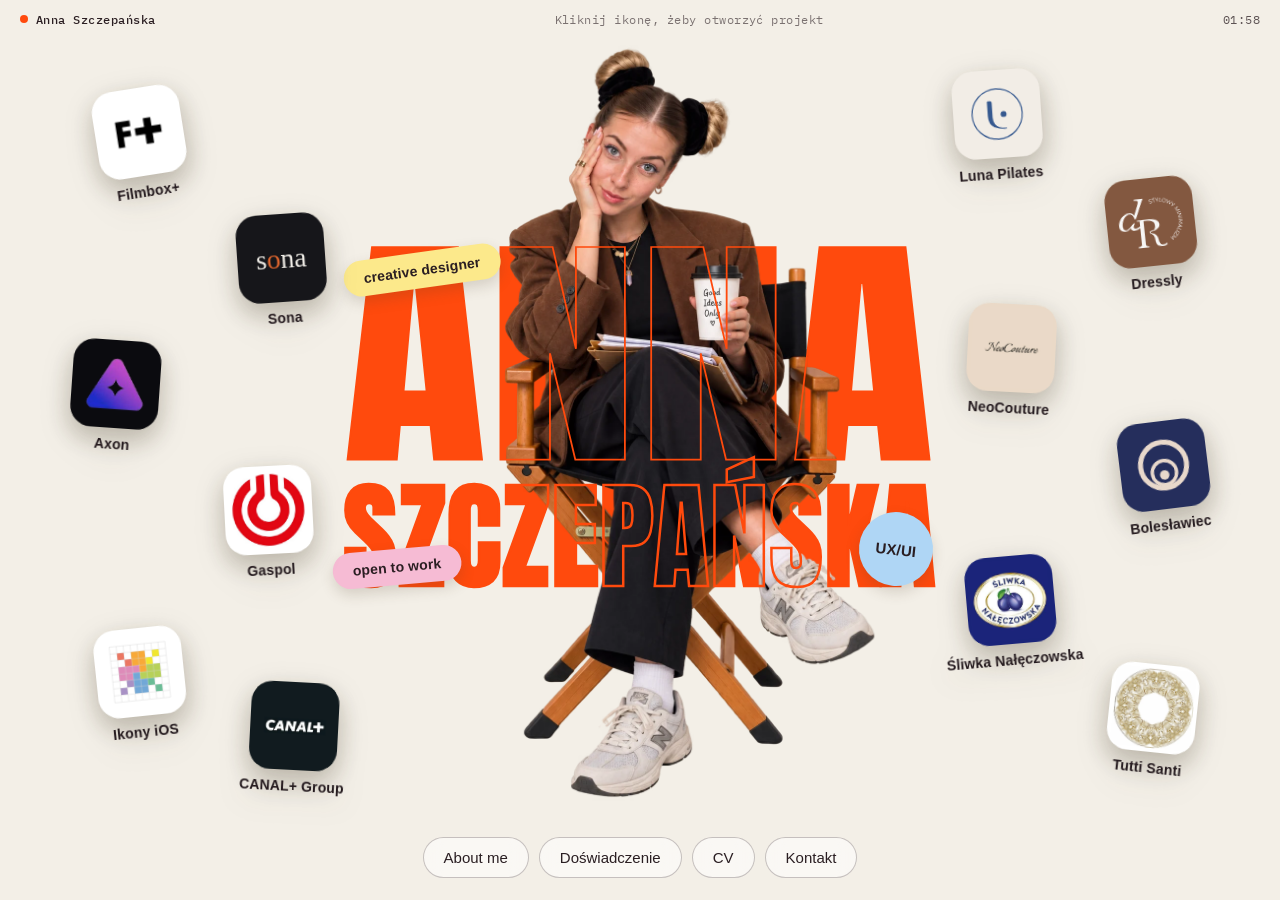
<file: index.html>
<!DOCTYPE html>
<html lang="pl">
<head>
  <meta charset="utf-8">
  <meta name="viewport" content="width=device-width, initial-scale=1">
  <title>Anna Szczepańska — UX/UI designer</title>
  <!-- Strona główna = nowe portfolio „pulpit” (desktop/). Stara wersja: index-stara.html -->
  <meta http-equiv="refresh" content="0; url=desktop/">
  <link rel="canonical" href="desktop/">
  <script>location.replace('desktop/' + location.search + location.hash);</script>
</head>
<body style="margin:0;background:#F3EFE7;font-family:Helvetica,Arial,sans-serif;color:#2a1e22">
  <p style="padding:24px">Przechodzę do portfolio… <a href="desktop/">Kliknij, jeśli nic się nie dzieje</a>.</p>
</body>
</html>
</file>
<file: desktop/desktop.css>
/* =========================================================
   Portfolio „pulpit” — Anna Szczepańska
   Przeniesione z Claude Design (portfolio-standalone.html)
   na czysty HTML/CSS/JS. Treść okien: desktop.js
   ========================================================= */

:root {
  --paper: #F3EFE7;
  --paper-2: #fffdf8;
  --ink: #2a1e22;
  --ink-2: #241a1e;
  --orange: #FF4A0D;        /* DUŻE elementy: imię, nagłówki Anton ≥ 24px, obrysy, dekoracje */
  --orange-2: #FF6A18;
  --orange-text: #C23A06;   /* MAŁY tekst, linki, przyciski z białym tekstem, focus — kontrast AA (≥ 4,5:1) */
  --orange-text-hover: #A33003;
  --line: rgba(0, 0, 0, .1);
  --anton: 'Anton', Impact, 'Arial Narrow', sans-serif;
  --sans: 'Helvetica Neue', Helvetica, Arial, sans-serif;
  --mono: 'IBM Plex Mono', ui-monospace, Menlo, monospace;
}

* { box-sizing: border-box; }
html, body { margin: 0; padding: 0; background: var(--paper); }
body { font-family: var(--sans); color: var(--ink); -webkit-font-smoothing: antialiased; }
a { color: var(--ink); text-decoration: none; }
a:hover { color: var(--orange-text); }
button { font: inherit; color: inherit; }
img { max-width: 100%; }

/* ---------- scena ---------- */
.stage {
  position: relative;
  width: 100%;
  height: 100vh;
  height: 100svh;
  min-height: 560px;
  overflow: hidden;
  background: var(--paper);
  container-type: size;
  user-select: none;
  -webkit-user-select: none;
}

/* ---------- górny pasek ---------- */
.topbar {
  position: absolute; inset: 0 0 auto 0; z-index: 850;
  height: 38px; padding: 0 20px;
  display: flex; align-items: center; justify-content: space-between; gap: 16px;
  font-family: var(--mono); font-size: 12px; letter-spacing: .04em;
  color: var(--ink);
}
.topbar__name { display: inline-flex; align-items: center; gap: 8px; font-weight: 500; }
.topbar__name i { width: 8px; height: 8px; border-radius: 50%; background: var(--orange); }
.topbar__hint { opacity: .6; }
.topbar__clock { opacity: .75; min-width: 5ch; text-align: right; }

/* ---------- wielkie imię ---------- */
.hero {
  position: absolute; left: 0; right: 0; top: 47%; z-index: 4;
  transform: translateY(-50%);
  display: flex; flex-direction: column; align-items: center;
  pointer-events: none;
}
.hero--outline { z-index: 40; }
.hero__anna {
  margin: 0;
  font-family: var(--anton); font-weight: 400;
  font-size: min(23cqw, 27.5cqh); line-height: .78; letter-spacing: .01em;
  white-space: nowrap; color: var(--orange);
  transform: scaleX(var(--k, 1)); transform-origin: 50% 50%;
}
.hero__name {
  margin-top: .3em;
  font-family: var(--anton);
  font-size: min(11.2cqw, 13cqh); line-height: .86; letter-spacing: .005em;
  white-space: nowrap; color: var(--orange);
}
.hero--outline .hero__anna,
.hero--outline .hero__name { color: transparent; }
/* grubość obrysu kompensuje scaleX, żeby kreska była równa */
.hero--outline .hero__anna { -webkit-text-stroke: calc(1.8px / var(--k, 1)) var(--orange); }
.hero--outline .hero__name { -webkit-text-stroke: 2.5px var(--orange); }

/* ---------- zdjęcie ---------- */
.figure {
  position: absolute; left: 50%; top: 5%; bottom: 11%; z-index: 30;
  margin: 0; transform: translateX(-50%);
  display: flex; align-items: center; justify-content: center;
  pointer-events: none;
}
.figure__inner { position: relative; height: 100%; display: flex; align-items: center; }
.figure img {
  display: block; height: 100%; width: auto; max-width: 46cqw;
  object-fit: contain;
}

/* para z kubka */
.steam { position: absolute; left: 65.2%; top: 28.2%; width: 9%; height: 10%; }
.steam i {
  position: absolute; bottom: 0; width: 5px; border-radius: 999px;
  background: linear-gradient(180deg, rgba(255,255,255,0) 0%, rgba(120,100,80,.5) 60%, rgba(120,100,80,.6) 100%);
  animation: steam 3.6s ease-out infinite;
}
.steam i:nth-child(1) { left: 18%; height: 26px; filter: blur(3.5px); }
.steam i:nth-child(2) { left: 46%; height: 30px; filter: blur(4px); animation-duration: 4.4s; animation-delay: .9s; }
.steam i:nth-child(3) { left: 74%; height: 22px; width: 4px; filter: blur(3px); animation-duration: 4s; animation-delay: 1.8s; }

@keyframes steam {
  0%   { opacity: 0; transform: translateY(6px) scaleX(.8); }
  22%  { opacity: .5; }
  70%  { opacity: .22; }
  100% { opacity: 0; transform: translateY(-34px) scaleX(1.5); }
}

/* ---------- ikony i naklejki ---------- */
.items { position: absolute; inset: 0; z-index: 60; pointer-events: none; }
.stickers { position: absolute; inset: 0; z-index: 45; pointer-events: none; }

.icon, .sticker {
  position: absolute;
  transform: translate(-50%, -50%) rotate(var(--tilt, 0deg));
  transition: transform .18s ease;
  pointer-events: auto;
  cursor: grab;
  touch-action: none;
  border: 0; background: none; padding: 0;
}
.icon.is-drag, .sticker.is-drag { --tilt: 0deg; cursor: grabbing; z-index: 90; }

.icon { filter: drop-shadow(0 8px 14px rgba(60,48,30,.14)); }
.icon.is-drag { filter: drop-shadow(0 18px 26px rgba(60,48,30,.26)); }
.icon__float { display: block; animation: floaty var(--dur, 5s) ease-in-out infinite; animation-delay: var(--delay, 0s); }
.icon.is-drag .icon__float { animation-play-state: paused; }
@keyframes floaty { 0%, 100% { transform: translateY(0); } 50% { transform: translateY(-7px); } }

.icon:focus-visible, .sticker:focus-visible, .dock button:focus-visible, .win :focus-visible {
  outline: 2px solid var(--orange-text); outline-offset: 4px; border-radius: 12px;
}

.tile {
  width: clamp(64px, 7.4cqw, 88px); height: clamp(64px, 7.4cqw, 88px);
  margin: 0 auto; border-radius: 24%;
  display: flex; align-items: center; justify-content: center;
  font-family: var(--sans); font-weight: 800; letter-spacing: -.02em;
  font-size: clamp(31px, 3.6cqw, 44px);
  box-shadow: 0 12px 26px rgba(60,48,30,.2);
}
.tile--long { font-size: clamp(25px, 2.9cqw, 34px); }
/* ikona z logo/faviconem: logo wpasowane z marginesem, tło z danych (bg) */
.tile--img { overflow: hidden; }
.tile--img img { display: block; width: 100%; height: 100%; padding: 14%; object-fit: contain; pointer-events: none; }
.tile--bleed img { padding: 5%; }   /* grafika wypełnia prawie całą ikonę (Tutti Santi) */

.folder { position: relative; display: block; width: clamp(64px, 7.4cqw, 88px); height: clamp(52px, 6cqw, 71px); margin: 0 auto; }
.folder::before {
  content: ""; position: absolute; left: 0; top: 0; width: 46%; height: 20%;
  border-radius: 7px 11px 0 0; background: #4aa3ff;
}
.folder::after {
  content: ""; position: absolute; left: 0; top: 13%; right: 0; bottom: 0;
  border-radius: 13px; background: linear-gradient(160deg, #5cb0ff, #1f86f5);
  box-shadow: 0 12px 24px rgba(31,134,245,.28);
}

.icon__label {
  display: block; margin-top: 8px;
  font-size: clamp(12px, 1.25cqw, 14px); font-weight: 600;
  text-align: center; letter-spacing: .01em; white-space: nowrap; color: var(--ink-2);
}

.sticker {
  z-index: 45; color: var(--ink); font-weight: 600; letter-spacing: .01em;
  display: flex; align-items: center; justify-content: center;
  box-shadow: 0 6px 14px rgba(80,60,40,.18);
}
.sticker.is-drag { box-shadow: 0 16px 30px rgba(80,60,40,.28); }
.sticker--pill { padding: 10px 20px; border-radius: 999px; font-size: 14px; white-space: nowrap; }
.sticker--dot { width: 74px; height: 74px; border-radius: 50%; font-size: 15px; font-weight: 700; }

/* ---------- dolny pasek ---------- */
.dock {
  position: absolute; left: 0; right: 0; bottom: 22px; z-index: 800;
  display: flex; flex-wrap: wrap; justify-content: center; gap: 10px;
  pointer-events: none;
}
.dock button {
  pointer-events: auto;
  display: inline-flex; align-items: center; gap: 8px;
  font-size: clamp(12px, 1.3cqw, 15px); font-weight: 500; white-space: nowrap;
  padding: 11px 20px; border-radius: 999px;
  border: 1px solid rgba(40,26,30,.25);
  background: rgba(255,255,255,.55);
  -webkit-backdrop-filter: blur(10px); backdrop-filter: blur(10px);
  color: var(--ink); cursor: pointer;
  transition: background .15s, color .15s;
}
.dock button:hover { background: var(--ink); color: var(--paper); }
.dock svg { display: none; }

/* ---------- okna ---------- */
.wins { position: absolute; inset: 0; z-index: 900; pointer-events: none; }

.win {
  position: absolute; pointer-events: auto;
  display: flex; flex-direction: column;
  background: var(--paper-2);
  border: 1px solid var(--line); border-radius: 14px;
  box-shadow: 0 30px 70px rgba(60,48,30,.26);
  overflow: hidden;
  user-select: text; -webkit-user-select: text;
  animation: popin .18s ease-out;
}
.win:focus { outline: none; }
.win.is-max { left: 24px !important; right: 24px; top: 50px !important; bottom: 96px; width: auto !important; max-height: none !important; }
@keyframes popin { from { opacity: 0; transform: scale(.96) translateY(8px); } to { opacity: 1; transform: none; } }

.win__bar {
  flex: 0 0 auto; height: 46px; padding: 0 16px;
  display: flex; align-items: center; gap: 9px;
  background: #f6f3ec; border-bottom: 1px solid rgba(0,0,0,.08);
  cursor: grab; user-select: none; -webkit-user-select: none; touch-action: none;
}
.win.is-max .win__bar { cursor: default; }
.win__title { flex: 1; min-width: 0; padding-left: 4px; font-size: 15px; font-weight: 600; opacity: .7; white-space: nowrap; overflow: hidden; text-overflow: ellipsis; }
.win__ctl {
  flex: 0 0 auto; width: 34px; height: 34px; padding: 0;
  display: inline-flex; align-items: center; justify-content: center;
  border: 0; border-radius: 8px; background: transparent; color: var(--ink);
  cursor: pointer; transition: background .15s, color .15s;
}
.win__ctl:hover { background: rgba(40,26,30,.08); }
.win__ctl--close:hover { background: var(--orange); color: #fff; }

.win__body { flex: 1 1 auto; min-height: 0; overflow: auto; padding: 40px 48px 46px; overscroll-behavior: contain; }

.win__head { display: flex; align-items: baseline; justify-content: space-between; gap: 16px; flex-wrap: wrap; }
.win__h {
  margin: 0; font-family: var(--anton); font-weight: 400;
  font-size: 54px; line-height: 1; letter-spacing: .005em;
  color: var(--orange); text-transform: uppercase;
}
.win__meta, .mono { font-family: var(--mono); font-size: 11px; letter-spacing: .06em; text-transform: uppercase; opacity: .55; }
.win__desc { margin: 0 0 28px; font-size: clamp(22px, 2.1vw, 30px); line-height: 1.3; letter-spacing: -.01em; max-width: 38ch; color: var(--ink); text-wrap: pretty; }

/* fakty (Zakres / Rola / Klient / Rok) — układ jak w inspiracji ulrychkristian.cz:
   linia u góry + 4 kolumny rozdzielone pionowymi kreskami; czarny tekst, delikatne pomarańczowe kreski */
.facts {
  --facts-line: rgba(40, 26, 30, .16);   /* szare, delikatne */
  display: grid; grid-template-columns: repeat(4, minmax(0, 1fr)); gap: 0;
  margin: 8px 0 36px; padding: 0;
  border-top: 1px solid var(--facts-line);
}
.facts > div { position: relative; padding: 22px 0 26px 26px; }
/* pionowe kreski krótsze niż wysokość kolumny — nie dotykają górnej linii */
.facts > div::before {
  content: ""; position: absolute; left: 0; top: 18px; bottom: 18px;
  width: 1px; background: var(--facts-line);
}
.facts > div:first-child { padding-left: 0; }
.facts > div:first-child::before { display: none; }
.facts dt {
  font-family: var(--mono); font-size: 11px; line-height: 1; letter-spacing: .14em;
  text-transform: uppercase; color: var(--orange); font-weight: 500; margin-bottom: 12px;
  /* świadomy wyjątek od zasady dwóch pomarańczy (decyzja Anny: ciemny był za ciemny);
     font-weight 500 trochę poprawia czytelność przy niższym kontraście */
}
.facts dd { margin: 0; font-size: 16px; line-height: 1.45; color: var(--ink); text-wrap: pretty; }

.block { margin: 0 0 26px; }
.block--text { margin-bottom: 30px; display: grid; grid-template-columns: minmax(0, 1fr) minmax(0, 2.2fr); gap: 32px; align-items: start; }
/* nagłówek sekcji: pomarańczowy numer (krój opisów, kursywa) + czarny, drukowany tytuł (Anton) */
.block--text { padding-top: 30px; border-top: 1px solid rgba(40, 26, 30, .12); }
.block__label { display: flex; align-items: flex-start; gap: 14px; }
.block__num {
  /* numer sekcji: pomarańczowa kursywa Bodoni Moda — tak jak na początku (Anna: numerów NIE zmieniać) */
  flex: 0 0 auto; padding-top: 2px;
  font-family: 'Bodoni Moda', 'Playfair Display', Georgia, serif; font-style: italic; font-weight: 400;
  font-size: 26px; line-height: 1; color: var(--orange);
}
.block__title {
  font-family: var(--anton); font-size: clamp(34px, 3.4vw, 46px); line-height: .95;
  letter-spacing: .005em; text-transform: uppercase; color: var(--ink);
}
.block p { margin: 0 0 18px; font-size: 17px; line-height: 1.65; opacity: .85; text-wrap: pretty; }
.block blockquote {
  /* cytat: kursywa w kroju opisów, w rozmiarze i jasności opisu (17 px, opacity .85) — decyzja Anny */
  margin: 4px 0 0; padding-left: 18px; border-left: 3px solid var(--orange);
  font-size: 17px; line-height: 1.6; font-style: italic; color: var(--ink); opacity: .85;
}

.shot {
  display: block; width: 100%; aspect-ratio: var(--ratio, 3 / 2);
  object-fit: cover; object-position: 50% 0;
  /* bez ramki i bez ciemnego tła (decyzja Anny) — na jasnych grafikach dawały czarną obwódkę na rogach;
     jasne tło widać tylko do czasu załadowania obrazka */
  border-radius: 10px; border: 0; background: rgba(40, 26, 30, .06);
}

.duo { display: grid; grid-template-columns: 1fr 1fr; gap: 14px; }
.duo--3 { grid-template-columns: repeat(3, 1fr); }   /* trzy grafiki w rzędzie (np. trzy warianty talerza Tutti Santi) */
/* węższa grafika wyśrodkowana (jak .cs__figure--mid w podstronach, np. logowanie i skala nastrojów sony) */
.block--mid { max-width: 680px; margin-left: auto; margin-right: auto; }
/* wysoka, pionowa grafika / wideo (jak .cs__figure--tall — np. profil IG i nagranie aplikacji Bolesławca) */
.block--tall { max-width: 400px; margin-left: auto; margin-right: auto; }

/* zasady (4 kafle), opisy kroków przy grafikach, lista zakresu — pełne case study w oknie */
.principles { display: grid; grid-template-columns: repeat(4, minmax(0, 1fr)); gap: 14px; }
.principle { padding: 20px 20px 22px; border-radius: 12px; background: #f6f0e4; }
.principle__n { font-family: 'Bodoni Moda', 'Playfair Display', Georgia, serif; font-style: italic; font-size: 20px; line-height: 1; color: var(--orange); }
.principle__h { margin: 12px 0 6px; font-size: 17px; font-weight: 600; line-height: 1.3; }
.block .principle p { margin: 0; font-size: 14.5px; line-height: 1.5; opacity: .78; }

.step { max-width: 760px; margin-top: 12px; }
.step__h { display: flex; align-items: baseline; gap: 10px; margin-bottom: 10px; font-size: 20px; font-weight: 600; line-height: 1.3; }
.step__n { font-family: 'Bodoni Moda', 'Playfair Display', Georgia, serif; font-style: italic; font-weight: 400; font-size: 20px; color: var(--orange); }
.block.step p { font-size: 16px; line-height: 1.6; }

.list { margin: 0; padding: 0; list-style: none; border-top: 1px solid rgba(40, 26, 30, .12); }
.list li { display: grid; grid-template-columns: 150px minmax(0, 1fr); gap: 16px; padding: 12px 0; border-bottom: 1px solid rgba(40, 26, 30, .12); font-size: 16px; line-height: 1.5; }
.list b { font-weight: 600; }
video.shot { cursor: pointer; }

/* specyfikacja ruchu (Axon): trzy sceny na ekranach Anny — logika w initMotion (desktop.js) */
.mo { display: grid; grid-template-columns: repeat(3, minmax(0, 1fr)); gap: 14px; }
.mo__scene { margin: 0; }
.mo__screen { position: relative; aspect-ratio: 16 / 9; overflow: hidden; border-radius: 10px; background: #0b0f1a; container-type: size; }
.mo__screen img { display: block; max-width: none; }
.mo__full { position: absolute; inset: 0; width: 100%; height: 100%; }
.mo__tap { position: absolute; width: 8cqw; height: 8cqw; margin: -4cqw 0 0 -4cqw; border-radius: 50%; opacity: 0; pointer-events: none;
           border: 2px solid rgba(234, 241, 255, .85); background: rgba(234, 241, 255, .12); }
/* 120 ms: zbliżenie paska nawiewu z hmi-klimat-v2.jpg (kadr x 380–1600, y 392–1078 z 1918×1078) */
.mo__zoom { position: absolute; width: 157.21%; height: 157.14%; left: -31.15%; top: -57.14%; container-type: inline-size; }
.mo__zoom img { width: 100%; height: 100%; }
.mo__seg { position: absolute; left: 56.26%; top: 81.91%; width: 5.06%; height: 2.97%; border-radius: .3cqw; background: #62a0f6; opacity: 0; }
.mo__num { position: absolute; left: 80.3%; top: 81.8%; width: 1.9%; height: 3.2%; background: #141a2a; }
.mo__num span { position: absolute; inset: 0; display: grid; place-items: center; font: 400 .98cqw/1 'Helvetica Neue', Helvetica, Arial, sans-serif; color: #b3bbd2; }
.mo__num .n7 { opacity: 0; }
/* 240 / 400 ms: obszar treści między paskami (klatki 1280×720: x 15–1267, y 62–636) */
.mo__content { position: absolute; left: 1.17%; right: 1.02%; top: 8.61%; bottom: 11.67%; overflow: hidden; border-radius: 1cqw; }
.mo__slide { position: absolute; inset: 0; }
.mo__content img { position: absolute; width: 102.24%; height: 125.44%; left: -1.2%; top: -10.8%; }
.mo__bar { clip-path: inset(88.3% 0 0 0); opacity: 0; }
.mo__panel { opacity: 0; }
.mo__nav { transform: translateY(100%); }
.mo__cap { margin-top: 12px; }
.mo__cap b { font-family: var(--anton); font-weight: 400; font-size: 24px; letter-spacing: .01em; margin-right: 8px; }
.mo__cap span { font-size: 15px; }
.block .mo__cap p { margin: 4px 0 0; font-size: 14px; line-height: 1.45; opacity: .7; }
@media (max-width: 700px) { .mo { grid-template-columns: 1fr; gap: 22px; } }

/* Luna: budowa znaku (initLunaMark) */
.lm__stage { position: relative; aspect-ratio: 16 / 7; border-radius: 10px; background: #F2EEE8; overflow: hidden; }
.lm__layer { position: absolute; inset: 0; display: grid; place-items: center; opacity: 0; transform: scale(.94); transition: opacity .6s ease, transform .8s cubic-bezier(.2, .8, .2, 1); }
.lm__layer.is-on { opacity: 1; transform: none; }
.lm__layer img, .lm__layer svg { position: absolute; top: 50%; left: 50%; transform: translate(-50%, -50%); display: block; width: auto; max-width: none; }
.lm__layer--0 svg { height: 14%; }
.lm__layer--1 svg { height: 40%; }
.lm__layer--2 img { height: 44%; }
.lm__layer--3 img { height: 56%; }
.lm__layer--4 img { height: 64%; }
.lm__steps { list-style: none; margin: 12px 0 0; padding: 0; display: grid; grid-template-columns: repeat(5, minmax(0, 1fr)); gap: 8px; }
.lm__steps button { width: 100%; text-align: left; background: none; border: 0; border-top: 2px solid rgba(40, 26, 30, .12); padding: 10px 0 0; cursor: pointer; transition: border-color .3s; }
.lm__steps button[aria-current] { border-top-color: #dab2ab; }
.lm__steps b { display: block; font-size: 14px; font-weight: 600; }
.lm__steps span { display: block; font-size: 13px; opacity: .6; margin-top: 2px; }
.lm__steps button:focus-visible { outline: 2px solid var(--orange-text); outline-offset: 3px; }
@media (prefers-reduced-motion: reduce) { .lm__layer { transition: none; } }

/* Luna: pozy w stylu sygnetu */
.poses { list-style: none; padding: 0; display: grid; grid-template-columns: repeat(5, minmax(0, 1fr)); gap: 12px; }
.poses li { display: flex; flex-direction: column; align-items: center; gap: 10px; font-size: 13px; }
.poses img { width: 100%; aspect-ratio: 1; padding: 14%; border-radius: 10px; background: #F2EEE8; transition: transform .3s ease; }
.poses li:hover img { transform: translateY(-3px); }
@media (max-width: 700px) { .poses { grid-template-columns: repeat(3, minmax(0, 1fr)); } }

/* Luna: paleta i elementy */
.ls { display: grid; grid-template-columns: 1.4fr .9fr 1.4fr; gap: 28px; padding: 26px; border-radius: 10px; background: #F2EEE8; }
.ls__h { font-family: var(--mono); font-size: 11px; letter-spacing: .14em; text-transform: uppercase; opacity: .6; margin-bottom: 14px; }
.ls__pal { list-style: none; margin: 0; padding: 0; display: grid; grid-template-columns: repeat(5, minmax(0, 1fr)); gap: 8px; }
.ls__pal li { display: flex; flex-direction: column; align-items: center; text-align: center; gap: 4px; }
.ls__sw { width: 100%; max-width: 56px; aspect-ratio: 1; border-radius: 50%; box-shadow: inset 0 0 0 1px rgba(40, 26, 30, .08); margin-bottom: 4px; }
.ls__pal b { font-size: 12px; font-weight: 600; }
.ls__pal .mono { font-size: 10px; opacity: .6; }
.ls__type { font-size: 26px; line-height: 1.1; color: #1e3044; letter-spacing: -.01em; }
.block .ls__note { font-size: 14px; line-height: 1.5; margin: 10px 0 0; opacity: .7; }
.ls__el { list-style: none; margin: 0; padding: 0; display: grid; grid-template-columns: repeat(3, minmax(0, 1fr)); gap: 8px; }
.ls__el li { display: flex; flex-direction: column; align-items: center; gap: 6px; font-size: 12px; text-align: center; min-width: 0; }
.ls__el svg { width: 100%; max-width: 52px; height: auto; }
@media (max-width: 700px) {
  .ls { grid-template-columns: 1fr; padding: 20px; }
  .lm__stage { aspect-ratio: 4 / 3; }
  .lm__steps { grid-template-columns: repeat(5, minmax(0, 1fr)); gap: 4px; }
  .lm__steps span { display: none; }
  .lm__steps b { font-size: 12px; }
}

/* „Więcej projektów” i CTA na końcu pełnego case study */
.more { margin-top: 44px; padding-top: 28px; border-top: 1px solid var(--line); }
.more__h { font-family: var(--anton); font-size: 34px; line-height: 1; text-transform: uppercase; color: var(--ink); margin-bottom: 20px; }
.more__top { display: flex; align-items: center; justify-content: space-between; gap: 16px; margin-bottom: 20px; }
.more__top .more__h { margin-bottom: 0; }
.more__nav { display: flex; gap: 8px; }
.more__arrow {
  width: 44px; height: 44px; padding: 0; border-radius: 50%;
  display: inline-flex; align-items: center; justify-content: center;
  border: 1px solid rgba(40,26,30,.22); background: transparent; color: var(--ink);
  cursor: pointer; transition: background .15s, color .15s, border-color .15s, opacity .15s;
}
.more__arrow:hover:not(:disabled) { background: var(--ink); border-color: var(--ink); color: #fffdf8; }
.more__arrow:focus-visible { outline: 2px solid var(--orange-text); outline-offset: 2px; }
.more__arrow:disabled { opacity: .3; cursor: default; }
/* karuzela: 3 karty na stronę, przewijanie strzałkami (i palcem / gładzikiem) */
.more__grid {
  display: grid; grid-auto-flow: column; grid-auto-columns: calc((100% - 28px) / 3); gap: 14px;
  overflow-x: auto; scroll-snap-type: x mandatory; scrollbar-width: none; overscroll-behavior-x: contain;
  padding-top: 4px; margin-top: -4px;   /* miejsce na uniesienie karty przy hover (overflow tnie w pionie) */
}
.more__grid::-webkit-scrollbar { display: none; }
.more__card { scroll-snap-align: start; }
.more__card {
  display: flex; flex-direction: column; gap: 8px; text-align: left;
  border: 0; background: none; padding: 0; cursor: pointer;
}
.more__card .shot { transition: transform .25s ease; }
.more__card:hover .shot { transform: translateY(-3px); }
.more__meta { display: flex; justify-content: space-between; align-items: baseline; gap: 8px; margin-top: 4px; }
.more__name { font-family: var(--anton); font-size: 20px; text-transform: uppercase; }
.more__card:hover .more__name { color: var(--orange-text); }
.more__tags { font-size: 13px; opacity: .6; }

.gallery { display: grid; grid-template-columns: repeat(auto-fit, minmax(220px, 1fr)); gap: 14px; margin-bottom: 6px; }

/* suwak przed/po */
.cmp {
  --pos: 50%;
  position: relative; width: 100%; height: min(72vh, 620px);
  overflow: hidden; border-radius: 10px; border: 0;
  background: rgba(40, 26, 30, .06); cursor: ew-resize; touch-action: pan-y;
  user-select: none; -webkit-user-select: none;
}
.cmp img { position: absolute; inset: 0; width: 100%; height: 100%; object-fit: cover; object-position: 50% 0; pointer-events: none; }
.cmp__before { clip-path: inset(0 calc(100% - var(--pos)) 0 0); }
.cmp__line { position: absolute; top: 0; bottom: 0; left: var(--pos); width: 2px; background: #fff; transform: translateX(-1px); pointer-events: none; }
.cmp__knob {
  position: absolute; top: 50%; left: var(--pos); transform: translate(-50%, -50%);
  width: 44px; height: 44px; border-radius: 50%;
  background: rgba(20,20,20,.6); border: 2px solid #fff; color: #fff;
  display: flex; align-items: center; justify-content: center; font-size: 15px; pointer-events: none;
}
.cmp__tag {
  position: absolute; top: 14px; padding: 7px 14px; border-radius: 999px;
  background: rgba(20,20,20,.72); color: #fff;
  font-family: var(--mono); font-size: 11px; letter-spacing: .14em; pointer-events: none;
}
.cmp__tag--before { left: 14px; }
.cmp__tag--after { right: 14px; }

.tags { display: flex; flex-wrap: wrap; gap: 8px; margin-top: 20px; }
.tags span { font-size: 12px; padding: 6px 12px; border: 1px solid rgba(0,0,0,.16); border-radius: 999px; opacity: .75; }

.win__foot {
  display: flex; align-items: center; gap: 12px 16px; flex-wrap: wrap;
  margin-top: 28px; padding-top: 22px; border-top: 1px solid var(--line);
}
.btn {
  display: inline-flex; align-items: center; gap: 10px;
  border: 0; border-radius: 999px; padding: 14px 24px;
  background: var(--orange-text); color: #fff;
  font-size: 16px; font-weight: 600; cursor: pointer;
  transition: background .15s;
}
.btn:hover { background: var(--orange-text-hover); color: #fff; }
.btn--ghost { background: transparent; color: var(--ink); border: 1px solid rgba(40,26,30,.25); }
.btn--ghost:hover { background: var(--ink); color: var(--paper); }

.big-link { display: inline-block; font-family: var(--anton); font-size: clamp(22px, 2.6cqw, 30px); line-height: 1.05; color: var(--ink); white-space: nowrap; }
@media (max-width: 700px) { .big-link { font-size: min(22px, 5vw); } }   /* e-mail w jednej linii także na wąskim telefonie */
.big-link:hover { color: var(--orange); }

/* bursztynowe placeholdery — USUNĄĆ przed publikacją */
.todo {
  margin: 0 0 26px; padding: 16px 18px; border-radius: 10px;
  border: 1.5px dashed #d99a1f; background: #fff6df; color: #6b4a08;
  font-size: 15px; line-height: 1.55;
}
.todo b { font-family: var(--mono); font-size: 11px; letter-spacing: .08em; text-transform: uppercase; display: block; margin-bottom: 4px; }

/* ---------- telefon ---------- */
@media (max-width: 700px) {
  .stage { min-height: 520px; }
  .topbar { display: none; }

  .hero { top: 58%; transform: none; z-index: 6; }
  .hero--outline { z-index: 40; }   /* obrys MUSI być nad zdjęciem (z-index 30) */
  .hero__anna { font-size: 34cqw; line-height: .86; letter-spacing: -.015em; }
  .hero__name { font-size: 17cqw; letter-spacing: -.015em; }
  .hero--outline .hero__anna { -webkit-text-stroke: calc(1.3px / var(--k, 1)) var(--orange); }
  .hero--outline .hero__name { -webkit-text-stroke: 1.3px var(--orange); }

  .figure { left: 0; right: 0; top: 36%; bottom: 0; transform: none; overflow: hidden; }
  .figure__inner { width: 100%; }
  .figure img {
    width: 100%; height: 100%; max-width: none;
    object-fit: cover; object-position: 50% 0;
    transform: scale(1.3); transform-origin: 50% 0;
  }
  .steam { display: none; }

  .items {
    pointer-events: auto; inset: max(20px, env(safe-area-inset-top)) 0 auto 0; padding: 0 12px;
    display: grid; grid-template-columns: repeat(4, 1fr); gap: 14px 4px;
  }
  .sticker--pill { padding: 7px 14px; font-size: 11.5px; }
  .sticker--dot { width: 58px; height: 58px; font-size: 12px; }
  .icon {
    position: static; transform: none; cursor: pointer; touch-action: manipulation;
    filter: none; display: flex; flex-direction: column; align-items: center;
  }
  .icon__float { animation: none; }
  .tile { width: 58px; height: 58px; border-radius: 16px; font-size: 28px; box-shadow: 0 8px 18px rgba(60,48,30,.2); }
  .tile--long { font-size: 21px; }
  .folder { width: 58px; height: 47px; }
  .folder::before { border-radius: 5px 8px 0 0; }
  .folder::after { border-radius: 11px; box-shadow: 0 8px 16px rgba(31,134,245,.26); }
  .icon__label {
    margin-top: 7px; font-size: 10.5px; max-width: 84px; overflow: hidden; text-overflow: ellipsis;
    text-shadow: 0 1px 6px rgba(243,239,231,.95), 0 0 2px rgba(243,239,231,.95);
  }

  .dock {
    left: 16px; right: 16px; bottom: 14px;
    display: grid; grid-template-columns: repeat(4, 1fr); gap: 2px;
    padding: 3px 4px; border-radius: 18px;   /* niższy i bardziej przezroczysty (30.09, prośba Anny) */
    background: rgba(255,255,255,.22); border: 1px solid rgba(40,26,30,.08);
    -webkit-backdrop-filter: blur(12px); backdrop-filter: blur(12px);
    pointer-events: auto;
  }
  .dock button { justify-content: center; flex-direction: column; gap: 3px; padding: 6px 2px; border: 0; background: none; backdrop-filter: none; -webkit-backdrop-filter: none; font-size: 10px; }
  .dock button:hover { background: none; color: var(--ink); }
  .dock svg { display: block; }
  .dock button { padding: 8px 2px; }
  .dock button span { position: absolute; width: 1px; height: 1px; overflow: hidden; clip: rect(0 0 0 0); white-space: nowrap; }

  .win, .win.is-max { left: 10px !important; right: 10px; top: 14px !important; bottom: 14px; width: auto !important; max-height: none !important; }
  .win__ctl--zoom { display: none; }
  .win__ctl--close { width: 40px; height: 40px; }
  .win__body { padding: 22px 20px 26px; }
  .win__h { font-size: 32px; }
  .win__desc { font-size: 20px; margin-bottom: 22px; }
  .block--text { display: block; }
  .block--text { padding-top: 22px; }
  .block__label { margin-bottom: 14px; gap: 10px; }
  .block__num { font-size: 20px; }
  .block__title { font-size: 30px; }
  .block p { font-size: 16px; }
  .cmp { height: 320px; }
  /* fakty: 2×2, kreska pionowa między kolumnami i pozioma między rzędami */
  .facts { grid-template-columns: 1fr 1fr; margin-bottom: 28px; }
  .facts > div { padding: 16px 0 18px 16px; }
  .facts > div::before { top: 14px; bottom: 14px; }
  .facts > div:nth-child(odd) { padding-left: 0; }
  .facts > div:nth-child(odd)::before { display: none; }
  .facts > div:nth-child(n+3) { border-top: 1px solid var(--facts-line); }
  .facts dd { font-size: 15px; }
  .duo { grid-template-columns: 1fr; }
  .principles { grid-template-columns: 1fr; gap: 10px; }
  .principle { padding: 16px; }
  .step__h { font-size: 18px; }
  .list li { grid-template-columns: 1fr; gap: 2px; }
  .more__grid { grid-auto-columns: 82%; gap: 14px; }
  .more__arrow { width: 40px; height: 40px; }
  .more__h { font-size: 26px; }
  .btn { font-size: 15px; padding: 13px 20px; }
  .win__zoom { display: none; }
}

@media (prefers-reduced-motion: reduce) {
  .icon__float, .steam i, .win { animation: none; }
  .icon, .sticker { transition: none; }
}

/* Doświadczenie: oś czasu */
.tl { list-style: none; margin: 8px 0 12px; padding: 0; position: relative; }
.tl::before { content: ''; position: absolute; left: 118px; top: 8px; bottom: 8px; width: 1px; background: rgba(40, 26, 30, .16); }
.tl__i { display: grid; grid-template-columns: 100px minmax(0, 1fr); gap: 36px; padding: 0 0 26px; position: relative; }
.tl__i::before { content: ''; position: absolute; left: 113px; top: 5px; width: 11px; height: 11px; border-radius: 50%; background: var(--orange); box-shadow: 0 0 0 4px var(--paper-2); }
.tl__i--edu::before, .tl__dot--edu { background: #2c3f79; }
.tl__y { opacity: .7; padding-top: 2px; }
.tl__b b { display: block; font-size: 18px; font-weight: 600; line-height: 1.3; }
.tl__w { display: block; font-size: 14px; opacity: .6; margin-top: 2px; }
.block .tl__b p { margin: 8px 0 0; font-size: 15px; line-height: 1.55; }
.tl__link { margin-top: 8px; padding: 0; border: 0; background: none; font-size: 14px; color: var(--orange-text); cursor: pointer; }
.tl__link:hover { text-decoration: underline; }
.tl__legend { display: flex; align-items: center; gap: 8px; font-size: 13px; opacity: .7; margin-bottom: 26px; }
.tl__dot { display: inline-block; width: 9px; height: 9px; border-radius: 50%; background: var(--orange); }
.tl__dot--edu { margin-left: 12px; }
@media (max-width: 700px) {
  .tl::before { left: 5px; }
  .tl__i { grid-template-columns: 1fr; gap: 4px; padding-left: 26px; }
  .tl__i::before { left: 0; }
}

/* na opublikowanej stronie ramki „do uzupełnienia” są ukryte (widać je tylko lokalnie) */
.is-live .todo { display: none; }

/* zamknięcie okna — „Zaprojektujmy…” (proste; jasne — ciemne było za ciężkie, 29.09) */
.cta { margin: 40px 0 6px; padding: 38px 40px 36px; border-radius: 16px; background: #f4ece0; color: var(--ink); }
.cta__h { font-family: var(--anton); font-size: clamp(34px, 4vw, 52px); line-height: 1; text-transform: uppercase; color: var(--ink); margin-bottom: 14px; }
.cta__h span { color: var(--orange); }
.block.cta p { max-width: none; margin: 0 0 24px; }
.cta__btns { display: flex; flex-wrap: wrap; gap: 10px; }
@media (max-width: 700px) {
  .cta { padding: 28px 22px; }
  .cta__h { font-size: 32px; }
}

.copy-row { margin-top: 12px; }

/* scrollshot — cała strona www w przewijanej ramce */
.ss__frame { margin: 0 auto; height: min(640px, 72vh); overflow-y: auto; border-radius: 12px; background: #0b0b2e; box-shadow: 0 18px 50px rgba(40, 26, 30, .18); scrollbar-width: thin; overscroll-behavior: contain; }
.ss__frame img { display: block; width: 100%; height: auto; }
.ss__frame:focus-visible { outline: 2px solid var(--orange-text); outline-offset: 4px; }
.block .ss__hint { text-align: center; margin: 12px 0 0; font-size: 11px; opacity: .5; }
@media (hover: none) { .block .ss__hint { display: none; } }

.ss__row--2 { display: grid; grid-template-columns: repeat(2, minmax(0, 1fr)); gap: 16px; align-items: start; }
.ss__row--2 .ss__frame { width: 100%; }
@media (max-width: 700px) { .ss__row--2 { grid-template-columns: 1fr; } }
</file>
